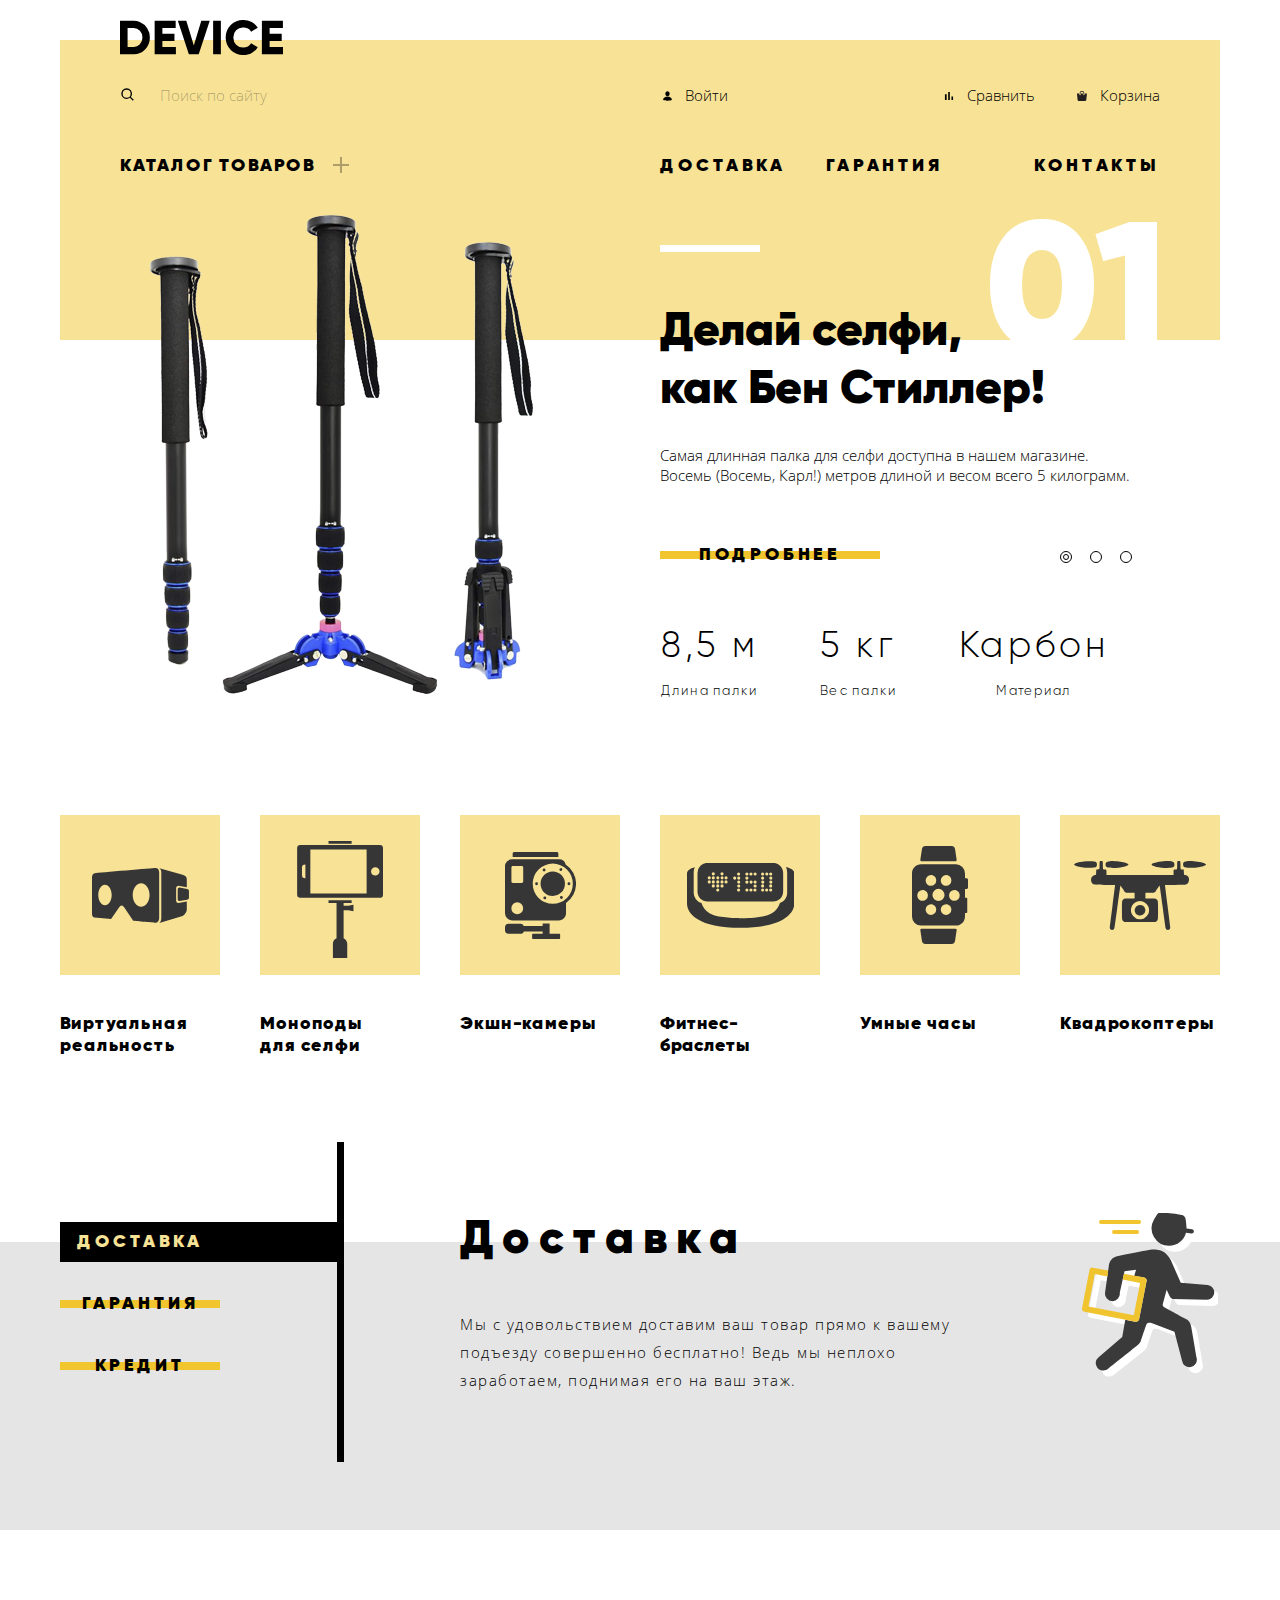
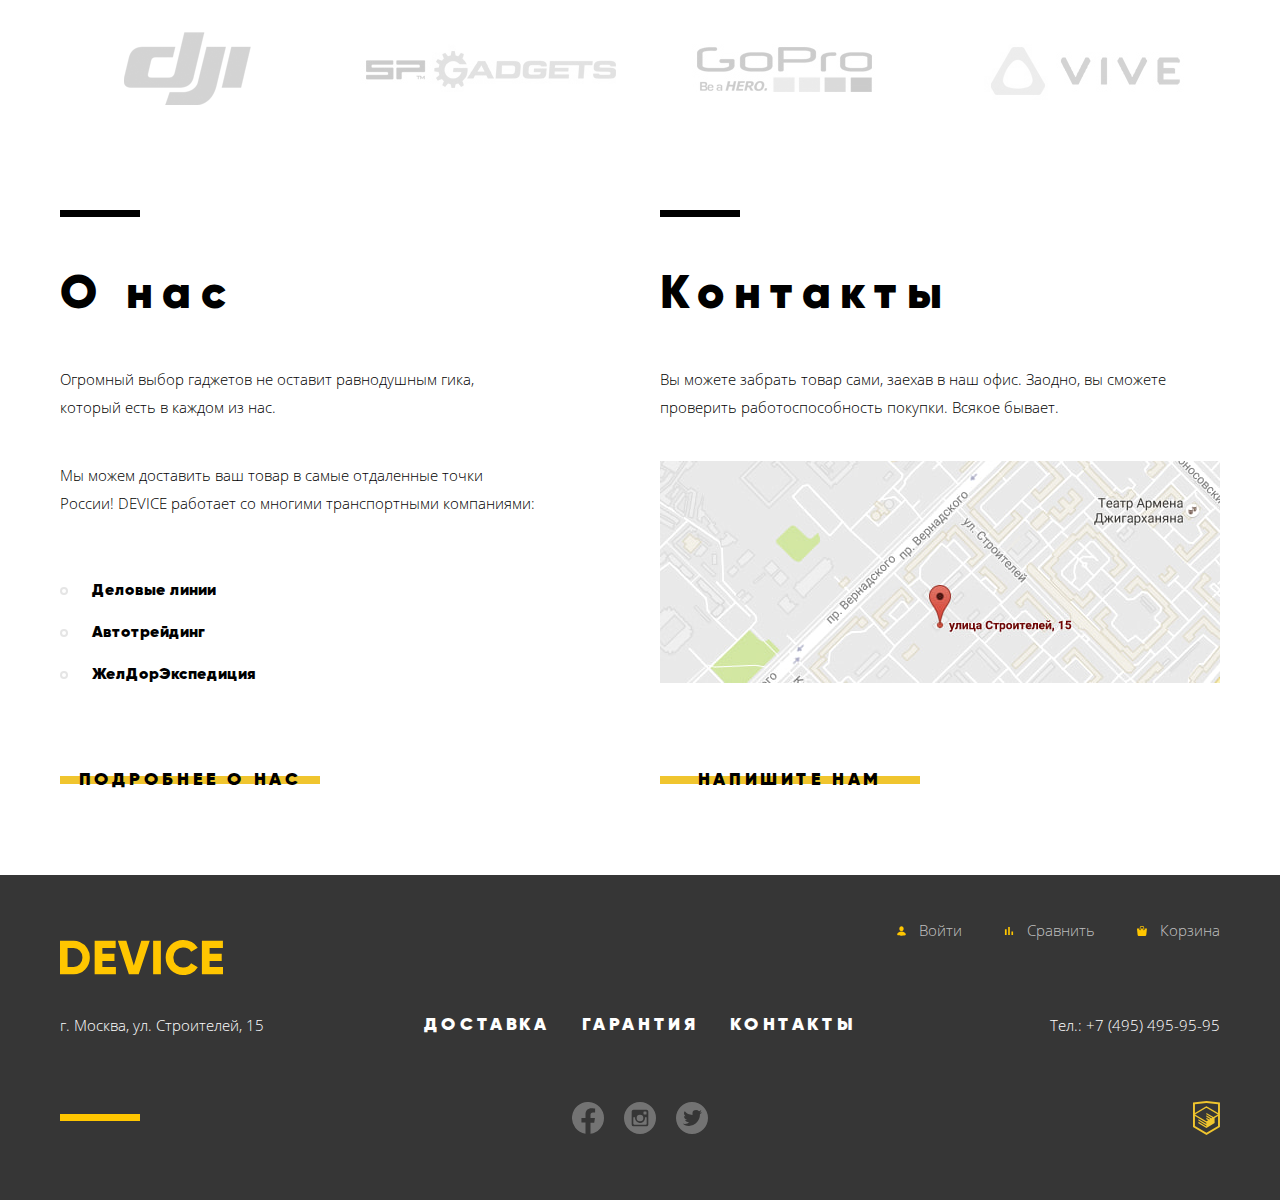
<file: index.html>
<!DOCTYPE html>
<html class="page" lang="ru">
<head>
  <meta charset="utf-8">
  <title>DEVICE: Интернет-магазин гаджетов</title>
  <link href="css/normalize.css" rel="stylesheet">
  <link href="css/style.min.css" rel="stylesheet">
</head>

<body class="page-body">

<header class="main-header main-header-index">
  <div class="container">
    <div class="header-wrapper">
      <a class="main-logo" aria-label="Логотип DEVICE">
        <svg width="163" height="35" fill="none" xmlns="http://www.w3.org/2000/svg"><g clip-path="url(#clip0)"><path fill-rule="evenodd" clip-rule="evenodd" d="M-.15.7v33.6h13.53a15.72 15.72 0 0011.72-4.82 16.46 16.46 0 004.71-11.98A16.46 16.46 0 0019.75 1.88 15.72 15.72 0 0013.38.7H-.15zm7.73 26.21V8.09h5.8a8.65 8.65 0 016.5 2.57 9.4 9.4 0 012.5 6.84 9.4 9.4 0 01-2.5 6.84 8.64 8.64 0 01-6.5 2.57h-5.8zm34.8-5.95h12.08v-7.3H42.38V8.09h13.29V.7H34.65v33.6H55.9v-7.39H42.38v-5.95zM78.72 34.3L89.74.7H81.3l-7.5 24.72L66.3.7h-8.45l11.02 33.6h9.85zm14.4 0h7.74V.7h-7.73v33.6zm38.62-1.41a15.5 15.5 0 006.04-5.7l-6.67-3.83a7.48 7.48 0 01-3.16 3.02 9.87 9.87 0 01-4.67 1.1 9.6 9.6 0 01-7.17-2.73 9.91 9.91 0 01-2.69-7.25 9.93 9.93 0 012.69-7.25 9.6 9.6 0 017.17-2.74 9.9 9.9 0 014.64 1.08 7.59 7.59 0 013.2 3.05l6.66-3.84a15.87 15.87 0 00-6.09-5.69 17.42 17.42 0 00-8.4-2.08 17.12 17.12 0 00-17.6 17.47 17.12 17.12 0 0017.59 17.47c2.95.03 5.86-.69 8.46-2.08zm17.88-11.93h12.08v-7.3h-12.08V8.09h13.29V.7h-21.03v33.6h21.27v-7.39h-13.53v-5.95z" fill="#000"/></g><defs><clipPath id="clip0"><path fill="#fff" d="M0 0h163v35H0z"/></clipPath></defs></svg>
      </a>
      <div class="header-top">
        <form class="header-search" action="https://echo.htmlacademy.ru/" method="POST">
          <label class="visually-hidden" for="header-search-input">Введите запрос:</label>
          <input class="header-search-input" name="header-search-input" id="header-search-input" type="search" placeholder="Поиск по сайту">
          <button type="submit">Найти</button>
        </form>
        <div class="consumer-menu">
          <div class="user-interface user-guest user-status-current">
            <a class="consumer-menu-btn btn-user" href="#">
              <svg width="13" height="14" fill="none" xmlns="http://www.w3.org/2000/svg"><path d="M6.5 2.33c1.2 0 2.17 1.05 2.17 2.34C8.67 5.96 7.7 7 6.5 7S4.33 5.96 4.33 4.67c0-1.3.97-2.34 2.17-2.34zm0 9.34s4.33 0 4.33-1.17c0-1.4-2.1-2.92-4.33-2.92-2.22 0-4.33 1.52-4.33 2.92 0 1.17 4.33 1.17 4.33 1.17z" fill="#000"/></svg>
              Войти
            </a>
          </div>
          <div class="user-interface user-authorised">
            <a class="consumer-menu-btn btn-user" href="#">
              <svg width="13" height="14" fill="none" xmlns="http://www.w3.org/2000/svg"><path d="M6.5 2.33c1.2 0 2.17 1.05 2.17 2.34C8.67 5.96 7.7 7 6.5 7S4.33 5.96 4.33 4.67c0-1.3.97-2.34 2.17-2.34zm0 9.34s4.33 0 4.33-1.17c0-1.4-2.1-2.92-4.33-2.92-2.22 0-4.33 1.52-4.33 2.92 0 1.17 4.33 1.17 4.33 1.17z" fill="#000"/></svg>
              Валентин Петухов
            </a>
            <a class="consumer-menu-btn btn-logout" href="#">Выйти</a>
          </div>
          <a class="consumer-menu-btn btn-compare" href="#">
            <svg width="14" height="14" fill="none" xmlns="http://www.w3.org/2000/svg"><path d="M2.92 5.37h1.75v5.71H2.92V5.37zm3.26-2.45h1.64v8.16H6.18V2.92zm3.27 4.66h1.63v3.5H9.45v-3.5z" fill="#000"/></svg>
            Сравнить
          </a>
          <a class="consumer-menu-btn btn-cart" href="#">
            <svg width="10" height="10" fill="none" xmlns="http://www.w3.org/2000/svg"><g clip-path="url(#clip1)" fill="#231F20"><path d="M9.86 2.52a.36.36 0 00-.27-.13H7.66v1.03c0 .47-.4.85-.9.85s-.9-.38-.9-.85V2.39h-1.8v1.03c0 .47-.41.85-.9.85-.5 0-.9-.38-.9-.85V2.39H.31c-.1 0-.2.05-.27.13a.4.4 0 00-.1.3l.66 5.96c0 .68.53 1.22 1.17 1.22h6.35c.64 0 1.16-.54 1.17-1.22l.65-5.96a.4.4 0 00-.09-.3z"/><path d="M3.15 3.76c.2 0 .36-.15.36-.34V1.54c0-.53.56-.86 1.08-.86h.9c.55 0 .9.34.9.86v1.88c0 .19.17.34.37.34.2 0 .36-.15.36-.34V1.54C7.12.64 6.44 0 5.5 0h-.9c-1 0-1.8.69-1.8 1.54v1.88c0 .19.15.34.35.34z"/></g><defs><clipPath id="clip1"><path fill="#fff" d="M0 0h10v10H0z"/></clipPath></defs></svg>
            Корзина
          </a>
        </div>
      </div>

      <nav class="main-navigation">
        <ul class="main-navigation-list">
          <li class="main-navigation-item">
            <a class="main-navigation-btn-catalog" href="catalog.html">Каталог товаров</a>
            <ul class="main-navigation-sublist">
              <li class="main-navigation-subitem main-navigation-subitem-col1"><a href="#">Виртуальная реальность</a></li>
              <li class="main-navigation-subitem main-navigation-subitem-col1"><a href="#">Моноподы для селфи</a></li>
              <li class="main-navigation-subitem main-navigation-subitem-col1"><a href="#">Экшн-камеры</a></li>
              <li class="main-navigation-subitem main-navigation-subitem-col2"><a href="#">Фитнес-браслеты</a></li>
              <li class="main-navigation-subitem main-navigation-subitem-col2"><a href="#">Умные часы</a></li>
              <li class="main-navigation-subitem main-navigation-subitem-col3"><a href="#">Квадрокоптер</a></li>
            </ul>
          </li>
          <li class="main-navigation-item"><a href="#">Доставка</a></li>
          <li class="main-navigation-item"><a href="#">Гарантия</a></li>
          <li class="main-navigation-item"><a href="#">Контакты</a></li>
        </ul>
      </nav>
    </div>

    <section class="promo-slider">
      <h2 class="visually-hidden">Популярные товары</h2>
      <ul class="promo-slider-list">
        <li class="promo-slider-item promo-slide promo-slide1 promo-slide-current">
          <h3>Делай селфи,<br>как Бен Стиллер!</h3>
          <img src="img/promo-slider-1.png" width="384" height="486" alt="Самая длинная палка для селфи (8 метров)">
          <p>
            Самая длинная палка для селфи доступна в нашем магазине.<br>
            Восемь (Восемь, Карл!) метров длиной и весом всего 5 килограмм.
          </p>
            <a href="#" class="btn btn-slider">подробнее</a>
          <table>
            <tr>
              <td>8,5 м</td>
              <td>5 кг</td>
              <td>Карбон</td>
            </tr>
            <tr>
              <th>Длина палки</th>
              <th>Вес палки</th>
              <th>Материал</th>
            </tr>
          </table>
        </li>
        <li class="promo-slider-item promo-slide promo-slide2">
          <h3>Худеем<br>правильно!</h3>
          <img src="img/promo-slider-2.png" width="345" height="483" alt="Мотивирующий фитнес-браслет">
          <p>
            Мотивирующие фитнес-браслеты помогут найти в себе силы<br>
            не пропускать занятия и соблюдать диету.
          </p>
          <a href="#" class="btn btn-slider">подробнее</a>
          <table>
            <tr>
              <td>48 часов</td>
            </tr>
            <tr>
              <th>Без подзарядки</th>
            </tr>
          </table>
        </li>
        <li class="promo-slider-item promo-slide promo-slide3">
          <h3>Порхает как бабочка, жалит как пчела!</h3>
          <img src="img/promo-slider-3.png" width="526" height="334" alt="квадрокоптер с мощным лазером">
          <p>
            Этот обычный, на первый взгляд, квадрокоптер оснащен<br>
            мощным лазером, замаскированным под стандартную камеру.
          </p>
          <a href="#" class="btn btn-slider">подробнее</a>
          <table>
            <tr>
              <td>800 м</td>
              <td>50 м</td>
            </tr>
            <tr>
              <th>Дальность полета</th>
              <th>Радиус поражения</th>
            </tr>
          </table>
        </li>
      </ul>
      <div class="promo-slider-controls">
        <button class="btn-current" type="button" aria-label="Первый слайд" disabled></button>
        <button type="button" aria-label="Второй слайд"></button>
        <button type="button" aria-label="Третий слайд"></button>
      </div>
    </section>
  </div>
</header>

<main>

  <h1 class="visually-hidden">Интернет-магазин гаджетов DEVICE</h1>

  <section class="popular">
    <div class="container">
      <h2 class="visually-hidden">Популярные категории товаров</h2>
      <ul>
        <li>
          <a class="item-group-virtual-reality" href="#">Виртуальная реальность</a>
        </li>
        <li>
          <a class="item-group-selfie-sticks" href="#">Моноподы<br>для селфи</a>
        </li>
        <li>
          <a class="item-group-action-cams" href="#">Экшн-камеры</a>
        </li>
        <li>
          <a class="item-group-fitness-bracelets" href="#">Фитнес-браслеты</a>
        </li>
        <li>
          <a class="item-group-smart-watch" href="#">Умные часы</a>
        </li>
        <li>
          <a class="item-group-quadrocopters" href="#">Квадрокоптеры</a>
        </li>
      </ul>
    </div>
  </section>

  <section class="services-slider">
    <div class="container">
      <h2 class="visually-hidden">Услуги</h2>
      <div class="services-slider-wrapper">
        <ul class="services-slider-controls">
          <li><button class="btn" type="button" disabled>Доставка</button></li>
          <li><button class="btn" type="button">Гарантия</button></li>
          <li><button class="btn" type="button">Кредит</button></li>
        </ul>
        <ul class="services-slider-list">
          <li class="services-slider-item services-slide services-slide1 services-slide-current">
            <h3>Доставка</h3>
            <p>
              Мы с удовольствием доставим ваш товар прямо к вашему<br>
              подъезду совершенно бесплатно! Ведь мы неплохо<br>
              заработаем, поднимая его на ваш этаж.
            </p>
          </li>
          <li class="services-slider-item services-slide services-slide2">
            <h3>Гарантия</h3>
            <p>
              Если из-за возгорания купленного у нас товара у вас сгорит дом —<br>
              не переживайте, мы выдадим вам новый.<br>
              Товар, не дом, конечно же.
            </p>
          </li>
          <li class="services-slider-item services-slide services-slide3">
            <h3>Кредит</h3>
            <p>
              Залезть в долговую яму стало проще! Кредитные консультанты<br>
              подберут для вас наиболее выгодные<br>
              условия кредита. Выгодные для нашего банка, разумеется.
            </p>
          </li>
        </ul>
      </div>
    </div>
  </section>

  <section class="brands">
    <div class="container">
      <h2 class="visually-hidden">Популярные производители</h2>
      <ul class="brands-list">
        <li class="brands-list-item">
          <a class="brand-link" href="#" aria-label="DGI">
            <img src="img/brand-logo-dgi.png" width="260" height="100" alt="DGI">
          </a>
        </li>
        <li class="brands-list-item">
          <a class="brand-link" href="#" aria-label="SP Gadjets">
            <img src="img/brand-logo-sp-gadjets.png" width="260" height="100" alt="SP Gadjets">
          </a>
        </li>
        <li class="brands-list-item">
          <a class="brand-link" href="#" aria-label="GoPro">
            <img src="img/brand-logo-go-pro.png" width="260" height="100" alt="GoPro">
          </a>
        </li>
        <li class="brands-list-item" aria-label="Vive">
          <a class="brand-link" href="#">
            <img src="img/brand-logo-vive.png" width="260" height="100" alt="Vive">
          </a>
        </li>
      </ul>
    </div>
  </section>

  <div class="two-columns">
    <div class="container">
      <section class="features column-of-two">
        <h2>О нас</h2>
        <p>Огромный выбор гаджетов не оставит равнодушным гика, который есть в каждом из нас.</p>
        <p>Мы можем доставить ваш товар в самые отдаленные точки России! DEVICE работает со многими транспортными компаниями:</p>
        <ul>
          <li>Деловые линии</li>
          <li>Автотрейдинг</li>
          <li>ЖелДорЭкспедиция</li>
        </ul>
        <a class="btn" href="#">Подробнее о нас</a>
      </section>

      <section class="contacts column-of-two">
        <h2>Контакты</h2>
        <p>Вы можете забрать товар сами, заехав в наш офис. Заодно, вы сможете проверить работоспособность покупки. Всякое бывает.</p>
        <a class="map-link" href="#">
          <img src="img/map-thumb.jpg" width="560" height="222" alt="Офис интернет-магазина DEVICE по адресу г. Москва, ул. Строителей, 15">
        </a>
        <a class="btn feedback-link" href="#">Напишите нам</a>
      </section>
    </div>
  </div>

</main>

<footer class="main-footer">
  <div class="container">
    <div class="footer-top">
      <a class="footer-logo" aria-label="Логотип DEVICE">
        <svg width="163" height="35" fill="none" xmlns="http://www.w3.org/2000/svg"><g clip-path="url(#clip2)"><path fill-rule="evenodd" clip-rule="evenodd" d="M-.15.7v33.6h13.53a15.72 15.72 0 0011.72-4.82 16.46 16.46 0 004.71-11.98A16.46 16.46 0 0019.75 1.88 15.72 15.72 0 0013.38.7H-.15zm7.73 26.21V8.09h5.8a8.65 8.65 0 016.5 2.57 9.4 9.4 0 012.5 6.84 9.4 9.4 0 01-2.5 6.84 8.64 8.64 0 01-6.5 2.57h-5.8zm34.8-5.95h12.08v-7.3H42.38V8.09h13.29V.7H34.65v33.6H55.9v-7.39H42.38v-5.95zM78.72 34.3L89.74.7H81.3l-7.5 24.72L66.3.7h-8.45l11.02 33.6h9.85zm14.4 0h7.74V.7h-7.73v33.6zm38.62-1.41a15.5 15.5 0 006.04-5.7l-6.67-3.83a7.48 7.48 0 01-3.16 3.02 9.87 9.87 0 01-4.67 1.1 9.6 9.6 0 01-7.17-2.73 9.91 9.91 0 01-2.69-7.25 9.93 9.93 0 012.69-7.25 9.6 9.6 0 017.17-2.74 9.9 9.9 0 014.64 1.08 7.59 7.59 0 013.2 3.05l6.66-3.84a15.87 15.87 0 00-6.09-5.69 17.42 17.42 0 00-8.4-2.08 17.12 17.12 0 00-17.6 17.47 17.12 17.12 0 0017.59 17.47c2.95.03 5.86-.69 8.46-2.08zm17.88-11.93h12.08v-7.3h-12.08V8.09h13.29V.7h-21.03v33.6h21.27v-7.39h-13.53v-5.95z" fill="#F0C52E"/></g><defs><clipPath id="clip2"><path fill="#fff" d="M0 0h163v35H0z"/></clipPath></defs></svg>
      </a>

      <div class="consumer-menu">
        <div class="user-interface user-guest user-status-current">
          <a class="consumer-menu-btn btn-user" href="#">
            <svg width="13" height="14" fill="none" xmlns="http://www.w3.org/2000/svg"><path d="M6.5 2.33c1.2 0 2.17 1.05 2.17 2.34C8.67 5.96 7.7 7 6.5 7S4.33 5.96 4.33 4.67c0-1.3.97-2.34 2.17-2.34zm0 9.34s4.33 0 4.33-1.17c0-1.4-2.1-2.92-4.33-2.92-2.22 0-4.33 1.52-4.33 2.92 0 1.17 4.33 1.17 4.33 1.17z" fill="#000"/></svg>
            Войти
          </a>
        </div>
        <div class="user-interface user-authorised">
          <a class="consumer-menu-btn consumer-menu-btn-footer btn-user" href="#">
            <svg width="13" height="14" fill="none" xmlns="http://www.w3.org/2000/svg"><path d="M6.5 2.33c1.2 0 2.17 1.05 2.17 2.34C8.67 5.96 7.7 7 6.5 7S4.33 5.96 4.33 4.67c0-1.3.97-2.34 2.17-2.34zm0 9.34s4.33 0 4.33-1.17c0-1.4-2.1-2.92-4.33-2.92-2.22 0-4.33 1.52-4.33 2.92 0 1.17 4.33 1.17 4.33 1.17z" fill="#000"/></svg>
            Валентин Петухов
          </a>
          <a class="consumer-menu-btn consumer-menu-btn-footer btn-logout" href="#">Выйти</a>
        </div>
        <a class="consumer-menu-btn consumer-menu-btn-footer btn-compare" href="#">
          <svg width="14" height="14" fill="none" xmlns="http://www.w3.org/2000/svg"><path d="M2.92 5.37h1.75v5.71H2.92V5.37zm3.26-2.45h1.64v8.16H6.18V2.92zm3.27 4.66h1.63v3.5H9.45v-3.5z" fill="#000"/></svg>
          Сравнить
        </a>
        <a class="consumer-menu-btn consumer-menu-btn-footer btn-cart" href="#">
          <svg width="10" height="10" fill="none" xmlns="http://www.w3.org/2000/svg"><g clip-path="url(#clip3)" fill="#231F20"><path d="M9.86 2.52a.36.36 0 00-.27-.13H7.66v1.03c0 .47-.4.85-.9.85s-.9-.38-.9-.85V2.39h-1.8v1.03c0 .47-.41.85-.9.85-.5 0-.9-.38-.9-.85V2.39H.31c-.1 0-.2.05-.27.13a.4.4 0 00-.1.3l.66 5.96c0 .68.53 1.22 1.17 1.22h6.35c.64 0 1.16-.54 1.17-1.22l.65-5.96a.4.4 0 00-.09-.3z"/><path d="M3.15 3.76c.2 0 .36-.15.36-.34V1.54c0-.53.56-.86 1.08-.86h.9c.55 0 .9.34.9.86v1.88c0 .19.17.34.37.34.2 0 .36-.15.36-.34V1.54C7.12.64 6.44 0 5.5 0h-.9c-1 0-1.8.69-1.8 1.54v1.88c0 .19.15.34.35.34z"/></g><defs><clipPath id="clip3"><path fill="#fff" d="M0 0h10v10H0z"/></clipPath></defs></svg>
          Корзина
        </a>
      </div>
    </div>
    <div class="footer-bottom">
      <p class="footer-address">г. Москва, ул. Строителей, 15</p>
      <ul class="footer-menu-list">
        <li><a href="#">Доставка</a></li>
        <li><a href="#">Гарантия</a></li>
        <li><a href="#">Контакты</a></li>
      </ul>
      <p class="footer-phone">
        <a href="tel:+74954959595" aria-label="Позвонить нам">Тел.: +7 (495) 495-95-95</a>
      </p>
      <ul class="footer-menu-socials">
        <li>
          <a class="btn-socials-fb" href="#">
            <span class="visually-hidden">Facebook</span>
          </a>
        </li>
        <li>
          <a class="btn-socials-instagram" href="#">
            <span class="visually-hidden">Instagram</span>
          </a>
        </li>
        <li>
          <a class="btn-socials-tw" href="#">
            <span class="visually-hidden">twitter</span>
          </a>
        </li>
      </ul>
      <div class="footer-developer">
        <a href="https://htmlacademy.ru/intensive/htmlcss">
          <span class="visually-hidden">HTML Academy</span>
        </a>
      </div>
    </div>
  </div>
</footer>

<div class="modal modal-map">
  <img src="img/map-bg.jpg" width="960" height="559" alt="Офис интернет-магазина DEVICE по адресу г. Москва, ул. Строителей, 15">
  <iframe src="https://www.google.com/maps/embed?pb=!1m18!1m12!1m3!1d2249.112374947364!2d37.5274293160444!3d55.68703400452986!2m3!1f0!2f0!3f0!3m2!1i1024!2i768!4f13.1!3m3!1m2!1s0x46b54cf65f5c8955%3A0x694710ccd55501e!2z0YPQuy4g0KHRgtGA0L7QuNGC0LXQu9C10LksIDE1LCDQnNC-0YHQutCy0LAsIDExOTMxMQ!5e0!3m2!1sru!2sru!4v1593286310405!5m2!1sru!2sru" width="960" height="559" allowfullscreen aria-hidden="true"></iframe>
  <button class="modal-btn-close" type="button" aria-label="Закрыть окно"></button>
</div>

<div class="modal modal-feedback">
  <form class="modal-feedback-form" action="https://echo.htmlacademy.ru/" method="POST">
    <label>
      Ваше имя:
      <input class="modal-feedback-name" type="text" name="modal-feedback-name" placeholder="Имя Фамилия">
    </label>
    <label>
      Ваш e-mail:
      <input class="modal-feedback-email" type="text" name="modal-feedback-email" placeholder="email@example.com">
    </label>
    <label>
      Текст письма:
      <textarea class="modal-feedback-message" name="modal-feedback-message" placeholder="В свободной форме"></textarea>
    </label>
    <button class="btn" type="submit">Отправить</button>
  </form>
  <button class="modal-btn-close" type="button" aria-label="Закрыть окно"></button>
</div>

<script src="js/script.min.js"></script>

</body>
</html>
</file>
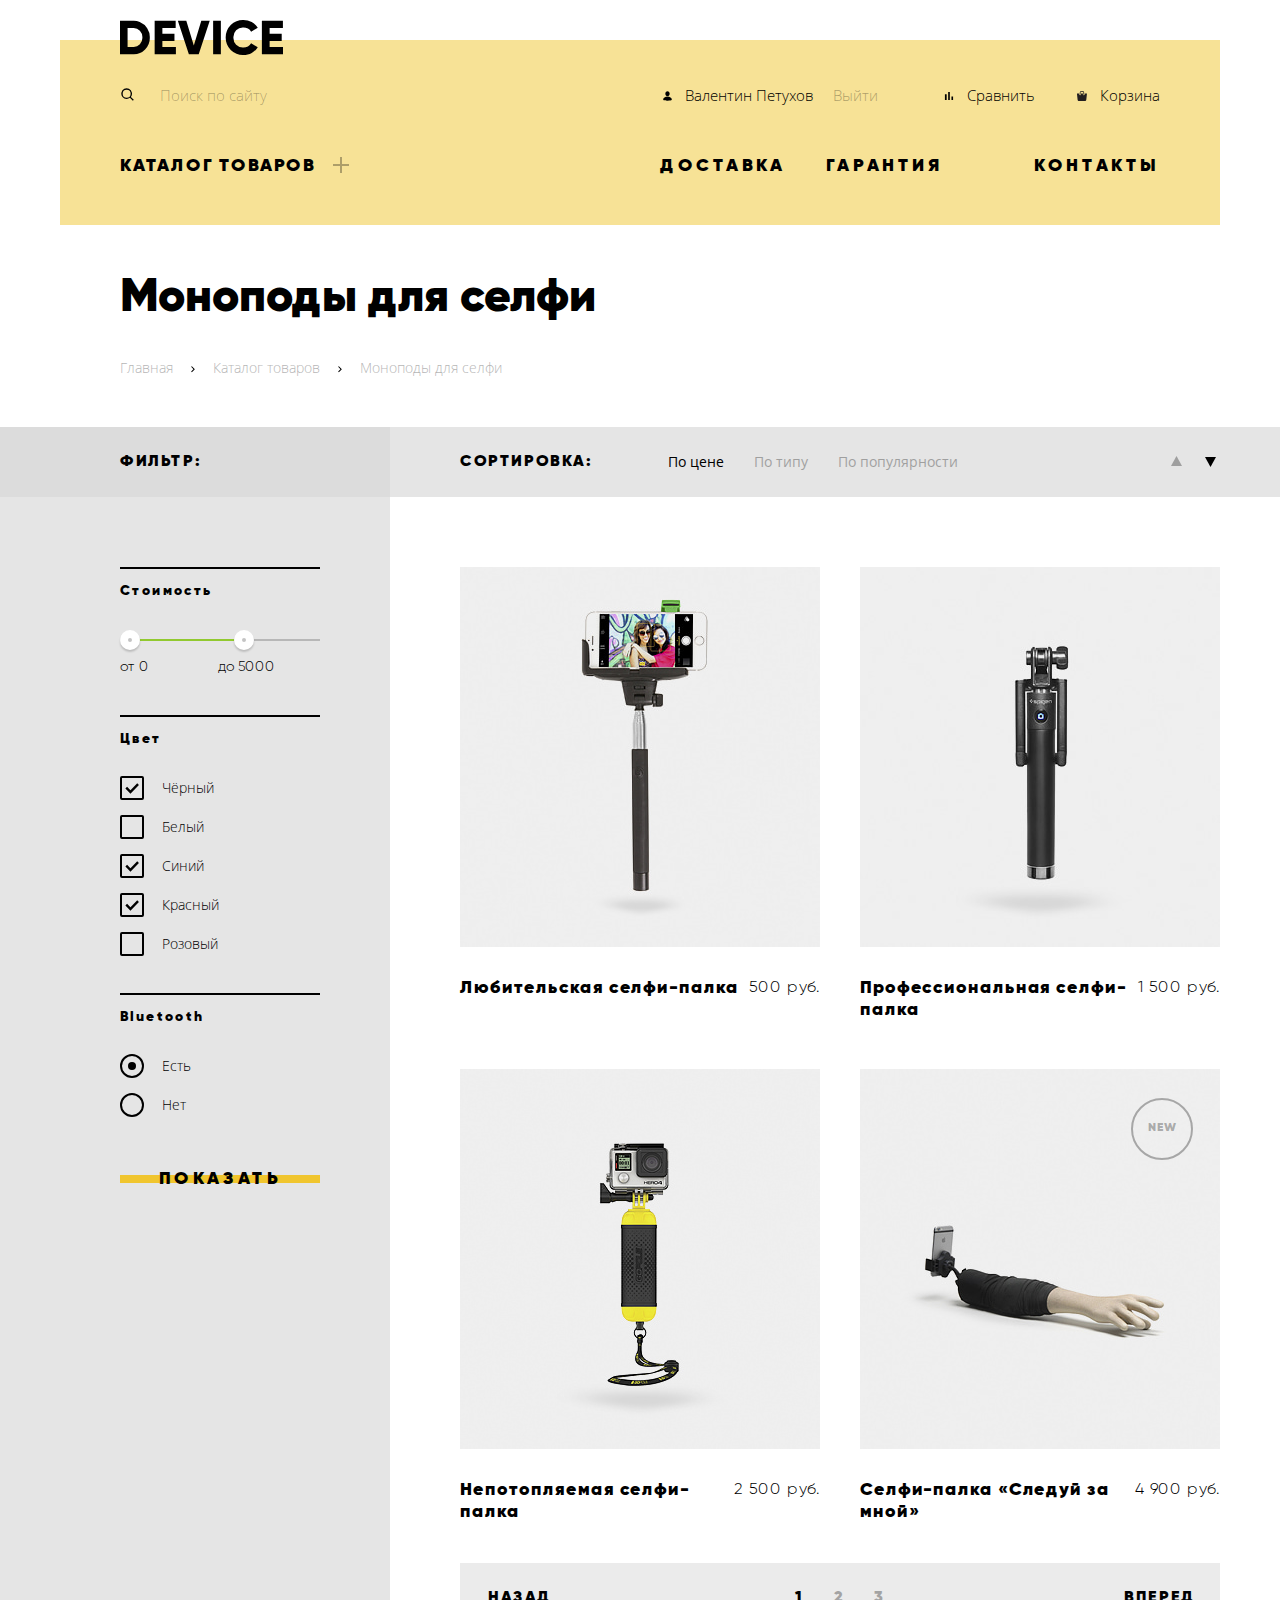
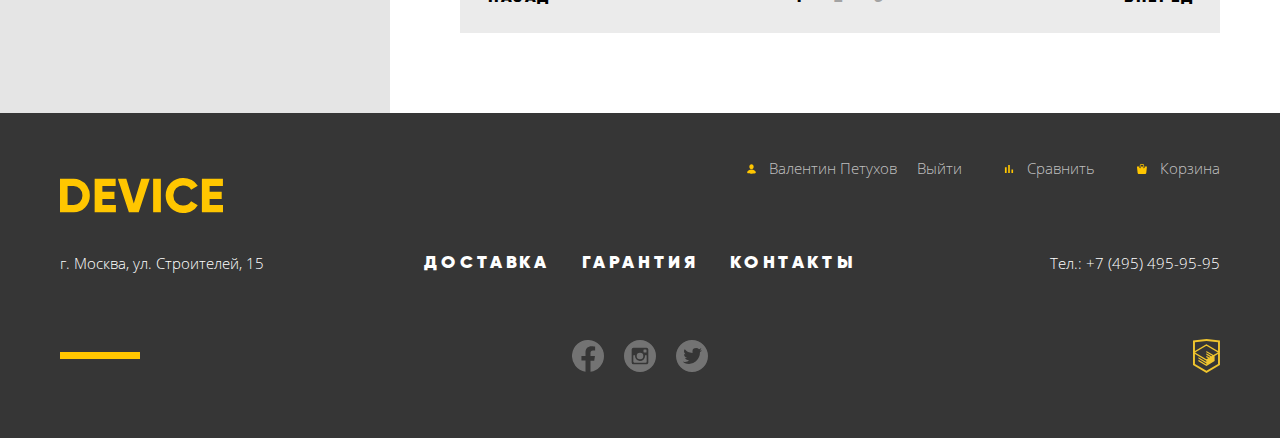
<file: catalog.html>
<!DOCTYPE html>
<html class="page" lang="ru">
<head>
  <meta charset="utf-8">
  <title>Каталог товаров: Моноподы для селфи | DEVICE: Интернет-магазин гаджетов</title>
  <link href="css/normalize.css" rel="stylesheet">
  <link href="css/style.min.css" rel="stylesheet">
</head>

<body class="page-body">

<header class="main-header">
  <div class="container">
    <div class="header-wrapper">
      <a class="main-logo" href="index.html" aria-label="Логотип DEVICE">
        <svg width="163" height="35" fill="none" xmlns="http://www.w3.org/2000/svg"><g clip-path="url(#clip0)"><path fill-rule="evenodd" clip-rule="evenodd" d="M-.15.7v33.6h13.53a15.72 15.72 0 0011.72-4.82 16.46 16.46 0 004.71-11.98A16.46 16.46 0 0019.75 1.88 15.72 15.72 0 0013.38.7H-.15zm7.73 26.21V8.09h5.8a8.65 8.65 0 016.5 2.57 9.4 9.4 0 012.5 6.84 9.4 9.4 0 01-2.5 6.84 8.64 8.64 0 01-6.5 2.57h-5.8zm34.8-5.95h12.08v-7.3H42.38V8.09h13.29V.7H34.65v33.6H55.9v-7.39H42.38v-5.95zM78.72 34.3L89.74.7H81.3l-7.5 24.72L66.3.7h-8.45l11.02 33.6h9.85zm14.4 0h7.74V.7h-7.73v33.6zm38.62-1.41a15.5 15.5 0 006.04-5.7l-6.67-3.83a7.48 7.48 0 01-3.16 3.02 9.87 9.87 0 01-4.67 1.1 9.6 9.6 0 01-7.17-2.73 9.91 9.91 0 01-2.69-7.25 9.93 9.93 0 012.69-7.25 9.6 9.6 0 017.17-2.74 9.9 9.9 0 014.64 1.08 7.59 7.59 0 013.2 3.05l6.66-3.84a15.87 15.87 0 00-6.09-5.69 17.42 17.42 0 00-8.4-2.08 17.12 17.12 0 00-17.6 17.47 17.12 17.12 0 0017.59 17.47c2.95.03 5.86-.69 8.46-2.08zm17.88-11.93h12.08v-7.3h-12.08V8.09h13.29V.7h-21.03v33.6h21.27v-7.39h-13.53v-5.95z" fill="#000"/></g><defs><clipPath id="clip0"><path fill="#fff" d="M0 0h163v35H0z"/></clipPath></defs></svg>
      </a>
      <div class="header-top">
        <form class="header-search" action="https://echo.htmlacademy.ru/" method="POST">
          <label class="visually-hidden" for="header-search-input">Введите запрос:</label>
          <input class="header-search-input" name="header-search-input" id="header-search-input" type="search" placeholder="Поиск по сайту">
          <button type="submit">Найти</button>
        </form>
        <div class="consumer-menu">
          <div class="user-interface user-guest">
            <a class="consumer-menu-btn btn-user" href="#">
              <svg width="13" height="14" fill="none" xmlns="http://www.w3.org/2000/svg"><path d="M6.5 2.33c1.2 0 2.17 1.05 2.17 2.34C8.67 5.96 7.7 7 6.5 7S4.33 5.96 4.33 4.67c0-1.3.97-2.34 2.17-2.34zm0 9.34s4.33 0 4.33-1.17c0-1.4-2.1-2.92-4.33-2.92-2.22 0-4.33 1.52-4.33 2.92 0 1.17 4.33 1.17 4.33 1.17z" fill="#000"/></svg>
              Войти
            </a>
          </div>
          <div class="user-interface user-authorised user-status-current">
            <a class="consumer-menu-btn btn-user" href="#">
              <svg width="13" height="14" fill="none" xmlns="http://www.w3.org/2000/svg"><path d="M6.5 2.33c1.2 0 2.17 1.05 2.17 2.34C8.67 5.96 7.7 7 6.5 7S4.33 5.96 4.33 4.67c0-1.3.97-2.34 2.17-2.34zm0 9.34s4.33 0 4.33-1.17c0-1.4-2.1-2.92-4.33-2.92-2.22 0-4.33 1.52-4.33 2.92 0 1.17 4.33 1.17 4.33 1.17z" fill="#000"/></svg>
              Валентин Петухов
            </a>
            <a class="consumer-menu-btn btn-logout" href="#">Выйти</a>
          </div>
          <a class="consumer-menu-btn btn-compare" href="#">
            <svg width="14" height="14" fill="none" xmlns="http://www.w3.org/2000/svg"><path d="M2.92 5.37h1.75v5.71H2.92V5.37zm3.26-2.45h1.64v8.16H6.18V2.92zm3.27 4.66h1.63v3.5H9.45v-3.5z" fill="#000"/></svg>
            Сравнить
          </a>
          <a class="consumer-menu-btn btn-cart" href="#">
            <svg width="10" height="10" fill="none" xmlns="http://www.w3.org/2000/svg"><g clip-path="url(#clip1)" fill="#231F20"><path d="M9.86 2.52a.36.36 0 00-.27-.13H7.66v1.03c0 .47-.4.85-.9.85s-.9-.38-.9-.85V2.39h-1.8v1.03c0 .47-.41.85-.9.85-.5 0-.9-.38-.9-.85V2.39H.31c-.1 0-.2.05-.27.13a.4.4 0 00-.1.3l.66 5.96c0 .68.53 1.22 1.17 1.22h6.35c.64 0 1.16-.54 1.17-1.22l.65-5.96a.4.4 0 00-.09-.3z"/><path d="M3.15 3.76c.2 0 .36-.15.36-.34V1.54c0-.53.56-.86 1.08-.86h.9c.55 0 .9.34.9.86v1.88c0 .19.17.34.37.34.2 0 .36-.15.36-.34V1.54C7.12.64 6.44 0 5.5 0h-.9c-1 0-1.8.69-1.8 1.54v1.88c0 .19.15.34.35.34z"/></g><defs><clipPath id="clip1"><path fill="#fff" d="M0 0h10v10H0z"/></clipPath></defs></svg>
            Корзина
          </a>
        </div>
      </div>

      <nav class="main-navigation">
        <ul class="main-navigation-list">
          <li class="main-navigation-item">
            <a class="main-navigation-btn-catalog" href="catalog.html">Каталог товаров</a>
            <ul class="main-navigation-sublist">
              <li class="main-navigation-subitem main-navigation-subitem-col1"><a href="#">Виртуальная реальность</a></li>
              <li class="main-navigation-subitem main-navigation-subitem-col1"><a href="#">Моноподы для селфи</a></li>
              <li class="main-navigation-subitem main-navigation-subitem-col1"><a href="#">Экшн-камеры</a></li>
              <li class="main-navigation-subitem main-navigation-subitem-col2"><a href="#">Фитнес-браслеты</a></li>
              <li class="main-navigation-subitem main-navigation-subitem-col2"><a href="#">Умные часы</a></li>
              <li class="main-navigation-subitem main-navigation-subitem-col3"><a href="#">Квадрокоптер</a></li>
            </ul>
          </li>
          <li class="main-navigation-item"><a href="#">Доставка</a></li>
          <li class="main-navigation-item"><a href="#">Гарантия</a></li>
          <li class="main-navigation-item"><a href="#">Контакты</a></li>
        </ul>
      </nav>
    </div>
  </div>
</header>

<main>

  <section class="page-header">
    <div class="container">
      <h1>Моноподы для селфи</h1>
      <ul class="breadcrumbs">
        <li><a href="#">Главная</a></li>
        <li><a href="#">Каталог товаров</a></li>
        <li><a>Моноподы для селфи</a></li>
      </ul>
    </div>
  </section>

  <section class="catalog">
    <div class="catalog-header">
      <div class="container">
        <h2 class="catalog-filter-header">Фильтр:</h2>
        <div class="catalog-sortbar">
          <h2>Сортировка:</h2>
          <ul class="catalog-sortbar-list-type">
            <li><a class="current" href="#">По цене</a></li>
            <li><a href="#">По типу</a></li>
            <li><a href="#">По популярности</a></li>
          </ul>
          <ul class="catalog-sortbar-list-direction">
            <li>
              <a class="ascending" href="#" aria-label="По возрастанию">
                <img src="img/icon-arrow-sort.svg" width="11" height="10" alt="По возрастанию">
              </a>
            </li>
            <li>
              <a class="decsending current" href="#" aria-label="По убыванию">
                <img src="img/icon-arrow-sort.svg" width="11" height="10" alt="По убыванию">
              </a>
            </li>
          </ul>
        </div>
      </div>
    </div>
    <div class="catalog-page">
      <div class="container">
        <form class="catalog-filter-form" action="https://echo.htmlacademy.ru/" method="post">
          <fieldset class="range-filter">
            <legend>Стоимость</legend>
            <div class="range-filter-panel">
              <div class="range-controls">
                <div class="scale">
                  <div class="bar" style="
                    width: 63.33%;
                    margin-left: 0%
                  "></div>
                  <div class="pin pin-min" tabindex="0" aria-label="Установить минимальную цену" style="
                    left: calc(0% - 10px)
                  "></div>
                  <div class="pin pin-max" tabindex="0" aria-label="Установить максимальную цену" style="
                    left: calc(63.33% - 10px)
                  "></div>
                </div>
              </div>
              <label for="min-price">от</label>
              <input type="text" name="min-price" id="min-price" value="0" pattern="[0-9]{1,}">
              <label for="max-price">до</label>
              <input type="text" name="max-price" id="max-price" value="5000" pattern="[0-9]{1,}">
            </div>
          </fieldset>
          <fieldset class="color-filter">
            <legend>Цвет</legend>
            <ul class="color-filter-list">
              <li class="color-filter-item">
                <input class="color-filter-checkbox visually-hidden" type="checkbox" name="color-black" id="color-black" checked>
                <label for="color-black">Чёрный</label>
              </li>
              <li class="color-filter-item">
                <input class="color-filter-checkbox visually-hidden" type="checkbox" name="color-white" id="color-white">
                <label for="color-white">Белый</label>
              </li>
              <li class="color-filter-item">
                <input class="color-filter-checkbox visually-hidden" type="checkbox" name="color-blue" id="color-blue" checked>
                <label for="color-blue">Синий</label>
              </li>
              <li class="color-filter-item">
                <input class="color-filter-checkbox visually-hidden" type="checkbox" name="color-red" id="color-red" checked>
                <label for="color-red">Красный</label>
              </li>
              <li class="color-filter-item">
                <input class="color-filter-checkbox visually-hidden" type="checkbox" name="color-pink" id="color-pink">
                <label for="color-pink">Розовый</label>
              </li>
            </ul>
          </fieldset>
          <fieldset class="bluetooth-filter">
            <legend>Bluetooth</legend>
            <ul class="bluetooth-filter-list">
              <li class="bluetooth-filter-item">
                <input class="bluetooth-filter-radio visually-hidden" type="radio" name="bluetooth" id="bluetooth-yes" value="yes" checked>
                <label for="bluetooth-yes">Есть</label>
              </li>
              <li class="bluetooth-filter-item">
                <input class="bluetooth-filter-radio visually-hidden" type="radio" name="bluetooth" id="bluetooth-no" value="no">
                <label for="bluetooth-no">Нет</label>
              </li>
            </ul>
          </fieldset>
            <button class="btn" type="submit">показать</button>
        </form>
        <div class="catalog-list">
          <article class="product-card">
            <div class="product-card-data">
              <h3><a href="#">Любительская селфи-палка</a></h3>
              <p>500 руб.</p>
            </div>
            <img src="img/product-selfie-stick-amateur.jpg" width="360" height="380" alt="Любительская селфи-палка">
            <div class="product-card-action">
              <a href="#" class="btn add-to-cart">В корзину</a>
              <a href="#" class="add-to-compare">Добавить к сравнению</a>
            </div>
          </article>
          <article class="product-card">
            <div class="product-card-data">
              <h3><a href="#">Профессиональная селфи-палка</a></h3>
              <p>1 500 руб.</p>
            </div>
            <img src="img/product-selfie-stick-pro.jpg" width="360" height="380" alt="Профессиональная селфи-палка">
            <div class="product-card-action">
              <a href="#" class="btn add-to-cart">В корзину</a>
              <a href="#" class="add-to-compare">Добавить к сравнению</a>
            </div>
          </article>
          <article class="product-card">
            <div class="product-card-data">
              <h3><a href="#">Непотопляемая селфи-палка</a></h3>
              <p>2 500 руб.</p>
            </div>
            <img src="img/product-selfie-stick-unsinkable.jpg" width="360" height="380" alt="Непотопляемая селфи-палка">
            <div class="product-card-action">
              <a href="#" class="btn add-to-cart">В корзину</a>
              <a href="#" class="add-to-compare">Добавить к сравнению</a>
            </div>
          </article>
          <article class="product-card mark-new">
            <div class="product-card-data">
              <h3><a href="#">Селфи-палка «Следуй за мной»</a></h3>
              <p>4 900 руб.</p>
            </div>
            <img src="img/product-selfie-stick-follow-me.jpg" width="360" height="380" alt="Селфи-палка «Следуй за мной»">
            <div class="product-card-action">
              <a href="#" class="btn add-to-cart">В корзину</a>
              <a href="#" class="add-to-compare">Добавить к сравнению</a>
            </div>
          </article>
        </div>
        <div class="catalog-pagination">
          <a class="page-preview" href="#">Назад</a>
            <ul class="catalog-pagination-list">
              <li><a class="current" href="#" aria-label="Страница 1">1</a></li>
              <li><a href="#" aria-label="Страница 2">2</a></li>
              <li><a href="#" aria-label="Страница 3">3</a></li>
            </ul>
          <a class="page-next" href="#">Вперед</a>
        </div>
      </div>
    </div>
  </section>

</main>

<footer class="main-footer">
  <div class="container">
    <div class="footer-top">
      <a class="footer-logo" href="index.html" aria-label="Логотип DEVICE">
        <svg width="163" height="35" fill="none" xmlns="http://www.w3.org/2000/svg"><g clip-path="url(#clip2)"><path fill-rule="evenodd" clip-rule="evenodd" d="M-.15.7v33.6h13.53a15.72 15.72 0 0011.72-4.82 16.46 16.46 0 004.71-11.98A16.46 16.46 0 0019.75 1.88 15.72 15.72 0 0013.38.7H-.15zm7.73 26.21V8.09h5.8a8.65 8.65 0 016.5 2.57 9.4 9.4 0 012.5 6.84 9.4 9.4 0 01-2.5 6.84 8.64 8.64 0 01-6.5 2.57h-5.8zm34.8-5.95h12.08v-7.3H42.38V8.09h13.29V.7H34.65v33.6H55.9v-7.39H42.38v-5.95zM78.72 34.3L89.74.7H81.3l-7.5 24.72L66.3.7h-8.45l11.02 33.6h9.85zm14.4 0h7.74V.7h-7.73v33.6zm38.62-1.41a15.5 15.5 0 006.04-5.7l-6.67-3.83a7.48 7.48 0 01-3.16 3.02 9.87 9.87 0 01-4.67 1.1 9.6 9.6 0 01-7.17-2.73 9.91 9.91 0 01-2.69-7.25 9.93 9.93 0 012.69-7.25 9.6 9.6 0 017.17-2.74 9.9 9.9 0 014.64 1.08 7.59 7.59 0 013.2 3.05l6.66-3.84a15.87 15.87 0 00-6.09-5.69 17.42 17.42 0 00-8.4-2.08 17.12 17.12 0 00-17.6 17.47 17.12 17.12 0 0017.59 17.47c2.95.03 5.86-.69 8.46-2.08zm17.88-11.93h12.08v-7.3h-12.08V8.09h13.29V.7h-21.03v33.6h21.27v-7.39h-13.53v-5.95z" fill="#F0C52E"/></g><defs><clipPath id="clip2"><path fill="#fff" d="M0 0h163v35H0z"/></clipPath></defs></svg>
      </a>

      <div class="consumer-menu">
        <div class="user-interface user-guest">
          <a class="consumer-menu-btn btn-user" href="#">
            <svg width="13" height="14" fill="none" xmlns="http://www.w3.org/2000/svg"><path d="M6.5 2.33c1.2 0 2.17 1.05 2.17 2.34C8.67 5.96 7.7 7 6.5 7S4.33 5.96 4.33 4.67c0-1.3.97-2.34 2.17-2.34zm0 9.34s4.33 0 4.33-1.17c0-1.4-2.1-2.92-4.33-2.92-2.22 0-4.33 1.52-4.33 2.92 0 1.17 4.33 1.17 4.33 1.17z" fill="#000"/></svg>
            Войти
          </a>
        </div>
        <div class="user-interface user-authorised user-status-current">
          <a class="consumer-menu-btn consumer-menu-btn-footer btn-user" href="#">
            <svg width="13" height="14" fill="none" xmlns="http://www.w3.org/2000/svg"><path d="M6.5 2.33c1.2 0 2.17 1.05 2.17 2.34C8.67 5.96 7.7 7 6.5 7S4.33 5.96 4.33 4.67c0-1.3.97-2.34 2.17-2.34zm0 9.34s4.33 0 4.33-1.17c0-1.4-2.1-2.92-4.33-2.92-2.22 0-4.33 1.52-4.33 2.92 0 1.17 4.33 1.17 4.33 1.17z" fill="#000"/></svg>
            Валентин Петухов
          </a>
          <a class="consumer-menu-btn consumer-menu-btn-footer btn-logout" href="#">Выйти</a>
        </div>
        <a class="consumer-menu-btn consumer-menu-btn-footer btn-compare" href="#">
          <svg width="14" height="14" fill="none" xmlns="http://www.w3.org/2000/svg"><path d="M2.92 5.37h1.75v5.71H2.92V5.37zm3.26-2.45h1.64v8.16H6.18V2.92zm3.27 4.66h1.63v3.5H9.45v-3.5z" fill="#000"/></svg>
          Сравнить
        </a>
        <a class="consumer-menu-btn consumer-menu-btn-footer btn-cart" href="#">
          <svg width="10" height="10" fill="none" xmlns="http://www.w3.org/2000/svg"><g clip-path="url(#clip3)" fill="#231F20"><path d="M9.86 2.52a.36.36 0 00-.27-.13H7.66v1.03c0 .47-.4.85-.9.85s-.9-.38-.9-.85V2.39h-1.8v1.03c0 .47-.41.85-.9.85-.5 0-.9-.38-.9-.85V2.39H.31c-.1 0-.2.05-.27.13a.4.4 0 00-.1.3l.66 5.96c0 .68.53 1.22 1.17 1.22h6.35c.64 0 1.16-.54 1.17-1.22l.65-5.96a.4.4 0 00-.09-.3z"/><path d="M3.15 3.76c.2 0 .36-.15.36-.34V1.54c0-.53.56-.86 1.08-.86h.9c.55 0 .9.34.9.86v1.88c0 .19.17.34.37.34.2 0 .36-.15.36-.34V1.54C7.12.64 6.44 0 5.5 0h-.9c-1 0-1.8.69-1.8 1.54v1.88c0 .19.15.34.35.34z"/></g><defs><clipPath id="clip3"><path fill="#fff" d="M0 0h10v10H0z"/></clipPath></defs></svg>
          Корзина
        </a>
      </div>
    </div>
    <div class="footer-bottom">
      <p class="footer-address">г. Москва, ул. Строителей, 15</p>
      <ul class="footer-menu-list">
        <li><a href="#">Доставка</a></li>
        <li><a href="#">Гарантия</a></li>
        <li><a href="#">Контакты</a></li>
      </ul>
      <p class="footer-phone">
        <a href="tel:+74954959595" aria-label="Позвонить нам">Тел.: +7 (495) 495-95-95</a>
      </p>
      <ul class="footer-menu-socials">
        <li>
          <a class="btn-socials-fb" href="#">
            <span class="visually-hidden">Facebook</span>
          </a>
        </li>
        <li>
          <a class="btn-socials-instagram" href="#">
            <span class="visually-hidden">Instagram</span>
          </a>
        </li>
        <li>
          <a class="btn-socials-tw" href="#">
            <span class="visually-hidden">twitter</span>
          </a>
        </li>
      </ul>
      <div class="footer-developer">
        <a href="https://htmlacademy.ru/intensive/htmlcss">
          <span class="visually-hidden">HTML Academy</span>
        </a>
      </div>
    </div>
  </div>
</footer>

</body>
</html>
</file>
<file: css/style.min.css>
@-webkit-keyframes bounce{0%{transform:translateX(-2000px)}70%{transform:translateX(30px)}90%{transform:translateX(-10px)}to{transform:translateX(0)}}@keyframes bounce{0%{transform:translateX(-2000px)}70%{transform:translateX(30px)}90%{transform:translateX(-10px)}to{transform:translateX(0)}}@-webkit-keyframes shake{0%,to{transform:translateX(0)}10%,30%,50%,70%,90%{transform:translateX(-10px)}20%,40%,60%,80%{transform:translateX(10px)}}@keyframes shake{0%,to{transform:translateX(0)}10%,30%,50%,70%,90%{transform:translateX(-10px)}20%,40%,60%,80%{transform:translateX(10px)}}:root{--basic-black: #000000;--basic-dark: #363636;--basic-dim: #464646;--basic-medium: #7E7E7E;--basic-light: #E5E5E5;--basic-white: #FFFFFF;--special-gray: #AD9E69;--special-medium: #C4C4C4;--special-light: #D9D9D9;--special-white: #DCDCDC;--special-snow: #EBEBEB;--special-white-alt: #F2F2F2;--special-snow-alt: #EAEAEA;--transparent-black-015: rgba(0, 0, 0, 0.15);--transparent-black-018: rgba(0, 0, 0, 0.18);--transparent-black-020: rgba(0, 0, 0, 0.2);--transparent-black-030: rgba(0, 0, 0, 0.3);--transparent-black-040: rgba(0, 0, 0, 0.4);--transparent-black-060: rgba(0, 0, 0, 0.6);--transparent-light-070: rgba(238, 238, 238, 0.7);--transparent-white-030: rgba(255, 255, 255, 0.3);--transparent-white-070: rgba(255, 255, 255, 0.7);--basic-bright: #f0c52e;--basic-pastel: #f7e296;--special-bright: #FFC600;--transparent-basic-bright-030: rgba(240, 197, 46, 0.3);--transparent-basic-bright-050: rgba(240, 197, 46, 0.5);--transparent-special-bright-060: rgba(255, 198, 0, 0.6);--special-decor: #91c92f;--special-error: #f6dada;--special-cross: var(--special-gray);--bg-body: var(--basic-white);--bg-header: var(--basic-pastel);--bg-footer: var(--basic-dark);--bg-services-slider: var(--basic-light);--txt-basic: var(--basic-black);--txt-basic-inverted: var(--basic-white);--txt-special-inverted: var(--transparent-white-070);--txt-placeholder: var(--transparent-black-030);--txt-placeholder-hover: var(--transparent-black-060);--txt-search-button-active: var(--transparent-white-030);--txt-link-hover: var(--transparent-black-060);--txt-link-active: var(--transparent-black-030);--txt-btn-active: var(--basic-pastel);--txt-form: var(--basic-dark);--txt-form-placeholder: var(--transparent-black-040);--txt-mark-new: var(--transparent-black-030);--border-decor: var(--basic-black);--border-list-bullit: var(--basic-light);--border-map-link: var(--basic-bright);--border-checkbox: var(--basic-black);--border-price-filter-controls: var(--basic-bright);--border-mark-new: var(--transparent-black-030);--fill-black: var(--basic-black);--fill-white: var(--basic-white);--fill-bright: var(--basic-bright);--fill-pastel: var(--basic-pastel);--fill-map: var(--basic-medium);--fill-footer-icons: var(--special-bright);--fill-footer-icons-hover: var(--transparent-special-bright-060);--fill-catalog-basic: var(--basic-light);--fill-catalog-dim: var(--special-white);--fill-catalog-img-bg: var(--special-snow-alt);--fill-bg-pagination: var(--special-snow);--fill-btn-pagination: var(--special-light);--fill-range-scale: var(--special-decor);--fill-range-scale-bg: var(--transparent-black-020);--fill-modal-close-btn: var(--transparent-basic-bright-050);--fill-modal-close-btn-hover: var(--basic-bright);--fill-modal-close-btn-active: var(--transparent-basic-bright-030);--fill-modal-map: var(--basic-light);--fill-form-field: var(--special-white-alt);--fill-form-error: var(--special-error);--shadow-pin: var(--transparent-black-018);--shadow-modal: var(--transparent-black-015);--shadow-focus: var(--basic-bright)}@font-face{font-family:"Open Sans";font-style:normal;font-weight:300;src:local("Open Sans Light"),local("OpenSans-Light"),url(../fonts/open-sans-300.woff2) format("woff2"),url(../fonts/open-sans-300.woff) format("woff")}@font-face{font-family:"Open Sans";font-style:normal;font-weight:400;src:local("Open Sans Regular"),local("OpenSans-Regular"),url(../fonts/open-sans-regular.woff2) format("woff2"),url(../fonts/open-sans-regular.woff) format("woff")}@font-face{font-family:"Gilroy";font-style:normal;font-weight:300;src:local("Gilroy Light"),local("Gilroy-Light"),url(../fonts/gilroy-light.woff2) format("woff2"),url(../fonts/gilroy-light.woff) format("woff")}@font-face{font-family:"Gilroy";font-style:normal;font-weight:400;src:local("Gilroy Regular"),local("Gilroy-Regular"),url(../fonts/gilroy-regular.woff2) format("woff2"),url(../fonts/gilroy-regular.woff) format("woff")}@font-face{font-family:"Gilroy";font-style:normal;font-weight:800;src:local("Gilroy Black"),local("Gilroy-Black"),url(../fonts/gilroy-black.woff2) format("woff2"),url(../fonts/gilroy-black.woff) format("woff")}body{min-width:1200px;padding:0;font-family:"Open Sans",Arial,sans-serif;color:var(--txt-basic);background-color:var(--bg-body)}a{text-decoration:none}img{max-width:100%;height:auto}*,::after,::before{box-sizing:border-box}.visually-hidden{position:absolute;width:1px;height:1px;margin:-1px;border:0;padding:0;white-space:nowrap;-webkit-clip-path:inset(100%);clip-path:inset(100%);clip:rect(0 0 0 0);overflow:hidden}.container{width:1200px;margin:0 auto;padding:0 20px}.page{height:100%}.page-body{min-height:100%;display:grid;grid-template-rows:-webkit-min-content 1fr -webkit-min-content;grid-template-rows:min-content 1fr min-content;align-content:start}.btn{position:relative;display:block;width:220px;padding:9px;z-index:1;font-family:"Gilroy",Arial,sans-serif;font-weight:800;font-size:18px;line-height:22px;letter-spacing:.2em;text-transform:uppercase;text-align:center;outline:0;border:0;background-color:transparent;color:var(--txt-basic)}.btn::before{content:"";position:absolute;transition:top .4s,height .4s ease;top:16px;left:0;z-index:-1;width:100%;height:8px;background-color:var(--fill-bright)}.btn:focus::before,.btn:hover:not(:disabled)::before{transition:all .4s ease;top:0;height:100%}.btn:active{color:var(--txt-link-active)}.consumer-menu{display:flex;flex-wrap:wrap;justify-content:flex-end;margin-bottom:auto;font-weight:300;font-size:15px;line-height:20px}.user-interface{margin-right:auto}.consumer-menu-btn{position:relative;padding:5px 0 5px 25px;outline:0}.consumer-menu-btn~.consumer-menu-btn{margin-left:40px}.btn-user{max-width:190px}.btn-cart svg,.btn-compare svg,.btn-user svg{content:"";position:absolute;top:9px;left:1px;width:13px;height:14px}.btn-cart svg,.btn-compare svg{left:0;width:14px}.btn-cart svg{top:11px;left:2px;width:10px;height:10px}.consumer-menu .btn-logout{margin-left:20px;padding-left:0}.user-interface{display:none}.user-status-current{display:flex}.main-header-index{min-height:340px}.main-header{min-height:225px}.header-wrapper{position:relative;min-height:185px;margin-top:40px;background-color:var(--bg-header)}.main-header-index .header-wrapper{min-height:300px}.main-header-index .header-wrapper::before{content:"";position:absolute;top:205px;left:600px;width:100px;height:7px;background-color:var(--fill-white)}.main-logo{position:absolute;top:-20px;left:60px}.main-logo[href]{outline:0;cursor:pointer}.main-logo:focus path,.main-logo[href]:hover path{opacity:.6}.main-logo[href]:active{opacity:.3}.header-top{display:grid;grid-template-columns:440px 500px;gap:100px;padding:30px 60px;font-weight:300;font-size:15px;line-height:20px}.header-search{display:flex}.header-search input{position:relative;width:356px;padding:15px 40px;font:inherit;background-color:transparent;border:0;color:var(--txt-basic)}.header-search input::-webkit-input-placeholder{color:var(--txt-placeholder)}.header-search input::-moz-placeholder{color:var(--txt-placeholder)}.header-search input::placeholder{color:var(--txt-placeholder)}.header-search input:hover::-webkit-input-placeholder{color:var(--txt-placeholder-hover)}.header-search input:hover::-moz-placeholder{color:var(--txt-placeholder-hover)}.header-search input:hover::placeholder{color:var(--txt-placeholder-hover)}.header-search::after{content:"";position:absolute;top:47px;left:60px;width:16px;height:16px;background:url(../img/icon-search.svg) no-repeat 0 0}.header-search:focus-within input{padding-bottom:13px;border-bottom:2px solid var(--border-decor);outline:0}.header-search button{display:none;width:84px;padding:13px 0;font:inherit;text-transform:uppercase;background-color:transparent;border:2px solid var(--border-decor);color:var(--txt-basic)}.header-search:focus-within button{display:block;outline:0}.header-search button:focus,.header-search button:hover{background-color:var(--fill-black);color:var(--txt-basic-inverted)}.header-search button:active{color:var(--txt-search-button-active)}.main-header .consumer-menu{margin:10px 0}.main-header .consumer-menu-btn{color:var(--txt-basic)}.main-header .consumer-menu-btn:focus,.main-header .consumer-menu-btn:hover{opacity:.6}.main-header .consumer-menu-btn:focus{text-decoration:underline}.main-header .consumer-menu-btn:active{opacity:.3;box-shadow:none;text-decoration:none}.main-header .btn-logout{opacity:.3}.main-navigation{padding:0 60px;font-family:"Gilroy",Arial,sans-serif;font-weight:800;font-size:18px;line-height:22px;letter-spacing:.2em;text-transform:uppercase}.main-navigation a{display:block;outline:0;color:var(--txt-basic);padding-top:5px;padding-bottom:5px}.main-navigation a:focus,.main-navigation a:hover{color:var(--txt-link-hover)}.main-navigation a:focus{text-decoration:underline}.main-navigation a:active{text-decoration:none;color:var(--txt-link-active)}.main-navigation-list{display:flex;flex-wrap:wrap;list-style:none;margin:0;padding:0}.main-navigation-item~.main-navigation-item{margin-left:40px}.main-navigation-item:first-of-type{position:relative;width:500px}.main-navigation-btn-catalog{position:relative;width:-webkit-fit-content;width:-moz-fit-content;width:fit-content;padding-right:38px;letter-spacing:.1em}.main-navigation-btn-catalog::after,.main-navigation-btn-catalog::before{content:"";position:absolute;background-color:var(--special-cross)}.main-navigation-btn-catalog::before{top:7px;right:11px;width:2px;height:16px}.main-navigation-btn-catalog::after{top:14px;right:4px;width:16px;height:2px}.main-navigation-item:last-of-type{margin-left:auto}.main-navigation-sublist{display:none;grid-template-columns:repeat(3,-webkit-max-content);grid-template-columns:repeat(3,max-content);gap:0 65px;grid-auto-flow:dense;align-content:start;position:absolute;top:32px;left:-60px;z-index:33;width:1160px;min-height:158px;list-style:none;margin:0;padding:15px 60px;background-color:var(--bg-header)}.main-navigation-subitem-col1{grid-column:1/2}.main-navigation-subitem-col2{grid-column:2/3}.main-navigation-subitem-col3{grid-column:3/4}.main-navigation-item:focus-within .main-navigation-sublist,.main-navigation-item:hover .main-navigation-sublist{display:grid}.main-navigation-subitem a{display:inline-block;padding:8px 0;font-family:"Open Sans",Arial,sans-serif;font-weight:300;font-size:15px;line-height:20px;letter-spacing:initial;text-transform:initial;vertical-align:middle}.promo-slider{position:relative;margin:-146px 47px 20px 89px}.promo-slider-list{list-style:none;margin:0;padding:0}.promo-slider-item{height:506px;padding-top:110px;padding-left:511px}.promo-slide{display:none}.promo-slide1,.promo-slide2,.promo-slide3{position:relative}.promo-slide1 img{position:absolute;top:17px;left:0}.promo-slide2 img{position:absolute;top:43px;left:27px}.promo-slide3 img{position:absolute;top:99px;left:-59px}.promo-slide1::before,.promo-slide2::before,.promo-slide3::before,.promo-slider-item h3{font-family:"Gilroy",Arial,sans-serif;font-weight:800;font-size:179px;line-height:219px;color:var(--txt-basic-inverted)}.promo-slide1::before,.promo-slide2::before,.promo-slide3::before{content:"01";position:absolute;top:-5px;right:5px;width:182px;height:170px}.promo-slide2::before,.promo-slide3::before{content:"02";width:212px}.promo-slide3::before{content:"03"}.promo-slide-current{display:flex;flex-direction:column}.promo-slider-item h3{margin:0 0 25px;z-index:11;font-size:47px;line-height:58px;color:var(--txt-basic)}.promo-slider-item p{margin:0 0 50px;font-weight:300;font-size:15px;line-height:20px;color:var(--txt-basic)}.promo-slider-item table{margin-top:auto;margin-right:auto;border-collapse:collapse}.promo-slider-item td,.promo-slider-item th{font-family:"Gilroy",Arial,sans-serif;font-weight:300;letter-spacing:.1em;color:var(--txt-basic)}.promo-slider-item th{width:-webkit-max-content;width:-moz-max-content;width:max-content;font-size:13px;line-height:15px}.promo-slider-item td{padding-bottom:15px;font-size:36px;line-height:42px}.promo-slider-item td~td,.promo-slider-item th~th{padding-left:60px}.promo-slider-controls{position:absolute;display:flex;flex-wrap:wrap;justify-content:flex-end;bottom:137px;right:41px;z-index:22;width:240px}.promo-slider-controls button{position:relative;margin-left:18px;margin-top:9px;padding:0;width:12px;height:12px;background-color:transparent;border:1px solid var(--border-decor);border-radius:50%;outline:0}.promo-slider-controls button:not(:disabled){cursor:pointer}.popular a:focus::before,.popular a:hover::before,.promo-slider-controls button:focus{background-color:var(--fill-bright)}.promo-slider-controls button:active{background-color:transparent}.promo-slider-controls .btn-current::after{content:"";position:absolute;top:50%;left:50%;transform:translate(-50%,-50%);width:6px;height:6px;background-color:transparent;border:1px solid var(--border-decor);border-radius:50%}.popular{margin-top:75px;margin-bottom:165px}.popular ul{display:grid;gap:40px;grid-template-columns:repeat(6,160px);margin:0;padding:20px 0;list-style:none}.popular li{font-family:"Gilroy",Arial,sans-serif;font-weight:800;font-size:18px;line-height:22px;letter-spacing:.05em}.popular a{position:relative;display:block;padding-top:198px;outline:0;color:var(--txt-basic)}.popular a::after,.popular a::before{content:"";position:absolute;top:0;left:0;width:160px;height:160px}.popular a::before{background-color:var(--fill-pastel)}.item-group-virtual-reality::after{background:url(../img/icon-popular-virtual-reality.svg) no-repeat center center}.item-group-selfie-sticks::after{background:url(../img/icon-popular-selfie-sticks.svg) no-repeat center 26px}.item-group-action-cams::after{background:url(../img/icon-popular-action-cams.svg) no-repeat center center}.item-group-fitness-bracelets{letter-spacing:initial}.item-group-fitness-bracelets::after{background:url(../img/icon-popular-fitness-bracelets.svg) no-repeat center center}.item-group-smart-watch::after{background:url(../img/icon-popular-smart-watch.svg) no-repeat center center}.item-group-quadrocopters::after{background:url(../img/icon-popular-quadrocopters.svg) no-repeat center center}.popular a:active{color:var(--txt-link-active)}.popular a:active::after{opacity:.3}.services-slider{background-color:var(--bg-services-slider)}.services-slider .container{padding-top:5px}.services-slider-wrapper{position:relative;display:grid;grid-template-columns:280px auto;margin-top:-120px;min-height:403px}.services-slider-controls{position:relative;list-style:none;margin:0;padding:95px 0 0}.services-slider-controls::before{content:"";position:absolute;top:15px;right:-4px;width:7px;height:320px;background-color:var(--fill-black)}.services-slider-controls li{padding-bottom:22px}.services-slider-controls .btn{width:160px;border:0}.services-slider-controls .btn:active,.services-slider-controls .btn:disabled{color:var(--txt-btn-active)}.services-slider-controls .btn:active::before{width:280px;background-color:var(--fill-black)}.services-slider-controls .btn:disabled::before{top:0;width:280px;height:100%;background-color:var(--fill-black)}.services-slider-list{list-style:none;margin:0;padding:85px 0 0 120px}.services-slider-list h3{margin:0 0 40px;font-family:"Gilroy",Arial,sans-serif;font-weight:800;font-size:47px;line-height:58px;letter-spacing:.2em}.services-slider-list p{width:570px;margin:0;font-weight:300;font-size:15px;line-height:28px;letter-spacing:.1em}.services-slide{display:none}.services-slide1::before{content:"";position:absolute;top:86px;right:2px;width:136px;height:164px;background:url(../img/icon-bg-delivery.svg) no-repeat 0 0}.services-slide2::before{content:"";position:absolute;top:68px;right:-16px;width:171px;height:195px;background:url(../img/icon-bg-warranty.svg) no-repeat 0 0}.services-slide3::before{content:"";position:absolute;top:63px;right:8px;width:156px;height:188px;background:url(../img/icon-bg-credit.svg) no-repeat 0 0}.services-slide-current{display:block}.brands{margin:90px 0 87px}.brands-list{list-style:none;margin:0;padding:0;display:grid;grid-template-columns:repeat(4,260px);gap:40px}.brands-list-item{width:260px;min-height:100px}.brand-link{outline:0}.brand-link img{-webkit-filter:grayscale(100%);filter:grayscale(100%);opacity:.2}.brand-link:focus img,.brand-link:hover img{-webkit-filter:grayscale(0%);filter:grayscale(0%);opacity:1}.two-columns{margin-bottom:75px}.two-columns .container{display:grid;grid-template-columns:repeat(2,560px);gap:40px}.column-of-two{position:relative;display:flex;flex-direction:column;min-height:590px}.column-of-two::before{content:"";position:absolute;top:0;left:0;width:80px;height:7px;background-color:var(--fill-black)}.column-of-two h2{margin:57px 0 40px;font-size:47px;line-height:58px;letter-spacing:.2em}.column-of-two p,.features ul{margin:0 0 40px;font-weight:300;font-size:15px;line-height:28px}.column-of-two .btn{width:260px;margin-top:auto;margin-right:auto}.features p{width:475px}.column-of-two h2,.features ul{font-family:"Gilroy",Arial,sans-serif;font-weight:800}.features ul{list-style:none;margin:20px 0;padding:0 0 0 32px;font-size:16px}.features li:not(:first-of-type){margin-top:14px}.features li{position:relative}.features li::before{content:"";position:absolute;top:10px;left:-32px;width:8px;height:8px;border:2px solid var(--border-list-bullit);border-radius:50%}.map-link{width:560px;height:222px;background-color:var(--fill-map)}.map-link:focus,.map-link:hover{outline:2px solid var(--border-map-link);outline-offset:2px}.page-header{padding-top:45px;padding-bottom:40px}.page-header h1{margin:0 0 20px;padding:0 60px;font-family:"Gilroy",Arial,sans-serif;font-weight:800;font-size:47px;line-height:58px}.breadcrumbs{display:flex;list-style:none;margin:0;padding:0 60px}.breadcrumbs li:not(:first-of-type){position:relative;margin-left:40px}.breadcrumbs li:not(:first-of-type)::before{content:"";position:absolute;top:15px;left:-26px;width:12px;height:12px;background:url(../img/icon-arrow-nav.svg) no-repeat 0 0}.breadcrumbs a{display:block;padding:10px 0;font-weight:300;font-size:14px;line-height:19px;color:var(--txt-basic);opacity:.3;outline:0}.breadcrumbs a:focus,.breadcrumbs a[href]:hover{opacity:.6}.breadcrumbs a:focus{text-decoration:underline}.breadcrumbs a[href]:active{text-decoration:none;opacity:.1}.catalog-header{background:linear-gradient(to right,var(--fill-catalog-dim) calc(50% - 250px),transparent calc(50% - 250px));background-color:var(--fill-catalog-basic)}.catalog-header .container{display:grid;grid-template-columns:330px auto}.catalog-header h2{margin:25px 0;padding-left:60px;font-family:"Gilroy",Arial,sans-serif;font-weight:800;font-size:16px;line-height:20px;letter-spacing:.1em;text-transform:uppercase}.catalog-sortbar{display:flex;padding-left:70px}.catalog-sortbar h2{margin-right:45px;padding-left:0}.catalog-sortbar ul{display:flex;flex-wrap:wrap;list-style:none;margin:15px 0;padding:0}.catalog-sortbar a{display:block;padding:10px 0;font-size:14px;line-height:19px;color:var(--txt-basic);opacity:.3;outline:0}.catalog-sortbar .current{opacity:1}.catalog-sortbar a:focus,.catalog-sortbar a:hover,.color-filter-checkbox+label:hover::before,.color-filter-checkbox:focus+label::before{opacity:.6}.catalog-sortbar a:focus{text-decoration:underline}.catalog-sortbar a:active{text-decoration:none;opacity:1}.catalog-sortbar-list-type li{margin-left:30px}.catalog-sortbar .catalog-sortbar-list-direction{justify-content:flex-end;min-width:70px;margin-left:auto}.catalog-sortbar-list-direction li{padding-right:4px;padding-left:19px}.catalog-sortbar-list-direction .ascending{transform:rotate(180deg)}.ascending:focus img,.decsending:focus img{outline:1px solid var(--fill-black);outline-offset:1px}.ascending:active img,.decsending:active img{outline:0}.catalog-page{background:linear-gradient(to right,var(--fill-catalog-basic) calc(50% - 250px),transparent calc(50% - 250px))}.catalog-page .container{display:grid;grid-template-columns:330px auto}.catalog-filter-form{grid-row:1/3;margin:70px 70px 80px 60px}.catalog-filter-form fieldset{margin:0 0 40px;padding:0;border:0}.catalog-filter-form legend{display:block;padding-top:14px;padding-bottom:30px;width:100%;font-family:"Gilroy",Arial,sans-serif;font-weight:800;font-size:14px;line-height:17px;letter-spacing:.1em;border-top:2px solid var(--fill-black)}.catalog-filter-form ul{list-style:none;margin:0;padding:0}.catalog-filter-form li:not(:first-of-type){margin-top:20px}.catalog-filter-form label{position:relative;margin-left:42px;font-weight:300;font-size:14px;line-height:19px;cursor:pointer}.range-filter-panel{padding-top:9px}.range-controls{margin-bottom:15px;width:100%;height:2px;background-color:var(--fill-range-scale-bg)}.range-controls .scale{position:relative;margin:0 10px;height:2px}.range-controls .bar{height:2px;background-color:var(--fill-range-scale)}.range-controls .pin{content:"";position:absolute;top:-9px;width:20px;height:20px;background-color:var(--special-medium);border:8px solid var(--fill-white);border-radius:50%;box-shadow:0 2px 2px var(--shadow-pin)}.range-controls .pin:hover{cursor:pointer}.range-controls .pin:focus{outline:0;box-shadow:0 0 2px 1px var(--shadow-focus)}.range-controls .pin-min{left:-10px}.range-controls .pin-max{right:-10px}.range-filter-panel label{margin:0;font-family:"Gilroy",Arial,sans-serif;font-weight:300;font-size:14px;line-height:16px}.range-filter-panel label:last-of-type{padding-left:5px}.range-filter-panel input[type=text]{width:70px;margin:0;padding:0;font-family:"Gilroy",Arial,sans-serif;font-weight:300;font-size:14px;line-height:16px;background-color:transparent;border:0}.range-filter-panel input[type=text]:focus{outline:0;box-shadow:0 0 2px 1px var(--border-price-filter-controls)}.color-filter-item label::before{content:"";position:absolute;top:-2px;left:-42px;width:24px;height:24px;border:2px solid var(--border-checkbox);border-radius:2px}.color-filter-checkbox:focus+label::before{background-color:var(--fill-bright)}.color-filter-checkbox:not(:disabled)+label:active::before{background:url(../img/icon-checked.svg) no-repeat center center;opacity:1}.color-filter-checkbox:checked+label::before{background-image:url(../img/icon-checked.svg);background-repeat:no-repeat;background-position:center center}.color-filter-checkbox:checked+label:active::before{background:0 0;opacity:1}.color-filter-checkbox:disabled+label,.color-filter-checkbox:disabled+label::before{opacity:.25}.bluetooth-filter-item label::before{content:"";position:absolute;top:-2px;left:-42px;width:24px;height:24px;border:2px solid var(--border-checkbox);border-radius:50%}.bluetooth-filter-radio:not(:disabled)+label:hover::after,.bluetooth-filter-radio:not(:disabled)+label:hover::before,.bluetooth-filter-radio:not(:disabled):focus+label::after,.bluetooth-filter-radio:not(:disabled):focus+label::before{opacity:.6}.bluetooth-filter-radio:not(:disabled):focus+label::before{background-color:var(--fill-bright)}.bluetooth-filter-radio:checked+label::after,.bluetooth-filter-radio:not(:disabled)+label:active::after{content:"";position:absolute;top:6px;left:-34px;width:8px;height:8px;background-color:var(--fill-black);border-radius:50%}.bluetooth-filter-radio:checked:not(:disabled)+label:active::after,.bluetooth-filter-radio:checked:not(:disabled)+label:active::before{opacity:1}.bluetooth-filter-radio:disabled+label,.bluetooth-filter-radio:disabled+label::before{opacity:.25}.catalog-filter-form .btn{margin-top:45px;width:200px}.catalog-list{display:grid;grid-template-columns:repeat(2,1fr);gap:48px 40px;margin:70px 0 40px 70px}.product-card{position:relative;display:flex;flex-direction:column}.product-card a{color:var(--txt-basic);outline:0}.product-card a:focus,.product-card a:hover{opacity:.6}.product-card a:active{opacity:.3}.product-card-data{display:flex;justify-content:space-between;margin-top:30px}.product-card-data h3{margin:0;font-family:"Gilroy",Arial,sans-serif;font-weight:800;font-size:18px;line-height:22px;letter-spacing:.05em}.product-card-data a:focus{text-decoration:underline}.product-card-data a:active{text-decoration:none}.product-card-data p{white-space:nowrap;margin:0 0 0 10px;font-family:"Gilroy",Arial,sans-serif;font-weight:300;font-size:16px;line-height:22px;letter-spacing:.05em;text-align:right}.product-card img{min-height:380px;-o-object-fit:contain;object-fit:contain;order:-1;background-color:var(--fill-catalog-img-bg)}.product-card:focus-within::before,.product-card:hover::before{content:"";position:absolute;top:0;left:0;width:360px;height:380px;background-color:var(--transparent-light-070)}.product-card-action{position:absolute;display:none;flex-direction:column;justify-content:space-between;align-items:center;top:170px;left:0;width:100%;height:70px}.product-card-action .add-to-cart{width:200px}.modal-btn-close:focus::after,.modal-btn-close:focus::before,.modal-btn-close:hover::after,.modal-btn-close:hover::before,.product-card-action .add-to-cart:focus,.product-card-action .add-to-cart:hover,.product-card-action .add-to-compare:focus,.product-card-action .add-to-compare:hover{opacity:1}.product-card-action .add-to-compare{font-weight:300;font-size:13px;line-height:18px;letter-spacing:.1em;opacity:.5}.product-card-action .add-to-compare:focus{text-decoration:underline}.product-card-action .add-to-compare:active{text-decoration:none;opacity:.2}.product-card:focus-within .product-card-action,.product-card:hover .product-card-action{display:flex}.catalog-pagination a,.mark-new::after{font-family:"Gilroy",Arial,sans-serif;font-weight:800;text-transform:uppercase}.mark-new::after{content:"New";position:absolute;top:29px;right:27px;width:62px;height:62px;padding-top:21px;font-size:12px;line-height:15px;text-align:center;background-color:transparent;border:2px solid var(--border-mark-new);border-radius:50px;color:var(--txt-mark-new)}.catalog-pagination{display:flex;justify-content:space-between;align-items:center;margin-left:70px;margin-bottom:80px;background-color:var(--fill-bg-pagination)}.catalog-pagination a{font-size:16px;line-height:20px;letter-spacing:.1em;color:var(--txt-basic);outline:0}.catalog-pagination .page-next,.catalog-pagination .page-preview{padding:25px 10px;width:120px;height:70px;text-align:center}.catalog-pagination-list{display:flex;flex-wrap:wrap;justify-content:center;list-style:none;margin:0;padding:0;max-width:500px}.catalog-pagination .page-next:focus,.catalog-pagination .page-next:hover,.catalog-pagination .page-preview:focus,.catalog-pagination .page-preview:hover{background-color:var(--fill-btn-pagination)}.catalog-pagination .page-next:active,.catalog-pagination .page-preview:active{color:var(--txt-link-active)}.catalog-pagination-list a{display:block;padding:15px;opacity:.3}.catalog-pagination-list .current{opacity:1}.catalog-pagination-list a:focus,.catalog-pagination-list a:hover{opacity:.6}.catalog-pagination-list a:focus{background-color:var(--fill-btn-pagination)}.catalog-pagination-list a:active{background-color:transparent;opacity:1}.main-footer,.main-footer a{color:var(--txt-basic-inverted)}.main-footer{padding-top:40px;padding-bottom:65px;background-color:var(--bg-footer);font-weight:300;font-size:15px;line-height:20px}.main-footer a{outline:0}.main-footer a:focus,.main-footer a[href]:hover{opacity:.6}.main-footer a:focus{text-decoration:underline}.main-footer a[href]:active{text-decoration:none;opacity:.3}.footer-top{display:grid;grid-template-columns:-webkit-min-content auto;grid-template-columns:min-content auto;gap:40px;margin-bottom:25px}.footer-logo{margin-top:25px}.footer-logo[href]{cursor:pointer}.footer-logo:focus,.footer-logo[href]:hover,.footer-menu-socials a:focus,.footer-menu-socials a:hover{opacity:.6}.footer-logo[href]:active{opacity:.3}.main-footer .user-interface{margin-right:40px}.main-footer .consumer-menu-btn{color:var(--txt-special-inverted)}.main-footer .consumer-menu-btn:focus,.main-footer .consumer-menu-btn[href]:hover{color:var(--txt-basic-inverted);opacity:1}.main-footer .consumer-menu-btn[href]:active{opacity:.3}.main-footer path{fill:var(--fill-footer-icons)}.consumer-menu-btn-footer:focus path,.consumer-menu-btn-footer:hover path{fill:var(--fill-footer-icons-hover)}.footer-bottom{position:relative;display:grid;grid-template-columns:1fr 3fr 1fr;gap:55px 0;grid-template-areas:"address menu phone" ". socials developer";align-items:center}.footer-bottom::before{content:"";position:absolute;bottom:14px;left:0;width:80px;height:7px;background-color:var(--fill-footer-icons)}.footer-address{-ms-grid-row:1;-ms-grid-column:1;grid-area:address;text-align:left;margin:0}.footer-menu-list{-ms-grid-row:1;-ms-grid-column:3;grid-area:menu;display:flex;flex-wrap:wrap;justify-content:center;list-style:none;margin:0;padding:0;font-family:"Gilroy",Arial,sans-serif;font-weight:800;font-size:18px;line-height:22px;letter-spacing:.2em;text-transform:uppercase}.footer-menu-list a{display:block;padding:10px 16px}.footer-phone{-ms-grid-row:1;-ms-grid-column:5;grid-area:phone;text-align:right;margin:0}.footer-menu-socials{-ms-grid-row:3;-ms-grid-column:3;display:flex;flex-wrap:wrap;justify-content:center;grid-area:socials;list-style:none;margin:0;padding:0}.footer-menu-socials a{display:block;width:32px;height:32px;margin:0 10px;opacity:.3}.footer-menu-socials a:active{opacity:.1}.btn-socials-fb{background:url(../img/icon-social-facebook.svg) no-repeat 0 0}.btn-socials-instagram{background:url(../img/icon-social-instagram.svg) no-repeat 0 0}.btn-socials-tw{background:url(../img/icon-social-twitter.svg) no-repeat 0 0}.footer-developer{-ms-grid-row:3;-ms-grid-column:5;display:flex;flex-wrap:wrap;grid-area:developer}.footer-developer a{display:block;width:27px;height:34px;margin-left:auto;background:url(../img/brand-logo-html-academy.svg) no-repeat 0 0}.modal{display:none;position:fixed;margin:auto;top:0;right:0;bottom:0;left:0;z-index:88;box-shadow:0 10px 16px var(--shadow-modal)}.modal-show{display:block;-webkit-animation:bounce .6s;animation:bounce .6s}.modal-error{-webkit-animation:shake .6s;animation:shake .6s}.modal-btn-close{position:absolute;top:22px;right:19px;width:55px;height:55px;transition:transform .2s ease;transform:rotate(0);background-color:var(--fill-modal-close-btn);outline:0;border:0;border-radius:50%}.modal-btn-close::after,.modal-btn-close::before{content:"";position:absolute;top:26px;left:15px;width:25px;height:3px;opacity:.7;background-color:var(--fill-white)}.modal-btn-close::before{transform:rotate(-45deg)}.modal-btn-close::after{transform:rotate(45deg)}.modal-btn-close:focus,.modal-btn-close:hover{transition:transform .2s ease;transform:rotate(45deg);background-color:var(--fill-modal-close-btn-hover)}.modal-btn-close:active{transition:transform .2s ease;transform:rotate(90deg);background-color:var(--fill-modal-close-btn-active)}.modal-btn-close:active::after,.modal-btn-close:active::before{opacity:.7}.modal-map{width:960px;height:559px;background-color:var(--fill-modal-map)}.modal-map iframe{top:0;left:0;position:absolute;border:0}.modal-feedback{padding:90px 100px 60px;width:960px;height:-webkit-min-content;height:-moz-min-content;height:min-content;max-height:100%;background-color:var(--fill-white)}.modal-feedback-form{display:flex;flex-wrap:wrap;justify-content:space-between}.modal-feedback-form label{font-family:"Gilroy",Arial,sans-serif;font-weight:800;font-size:18px;line-height:22px}.modal-feedback-form input{margin-bottom:32px;width:360px}.modal-feedback-form input,.modal-feedback-form textarea{display:block;margin-top:10px;padding:16px 20px 15px;font-family:"Open Sans",Arial,sans-serif;font-size:14px;line-height:19px;background-color:var(--fill-form-field);border:0;outline:0;color:var(--txt-form)}.modal-feedback-form input:hover,.modal-feedback-form textarea:hover{background-color:var(--special-snow-alt)}.modal-feedback-form input::-webkit-input-placeholder,.modal-feedback-form textarea::-webkit-input-placeholder{color:var(--txt-form-placeholder)}.modal-feedback-form input::-moz-placeholder,.modal-feedback-form textarea::-moz-placeholder{color:var(--txt-form-placeholder)}.modal-feedback-form input::placeholder,.modal-feedback-form textarea::placeholder{color:var(--txt-form-placeholder)}.modal-feedback-form input:focus,.modal-feedback-form textarea:focus{outline:2px solid #f7e296;outline-offset:-2px}.modal-feedback-form textarea{margin-bottom:40px;width:760px;height:167px;resize:vertical}.modal-feedback-form .form-field-error,.modal-feedback-form .form-field-error:focus,.modal-feedback-form .form-field-error:hover{background-color:var(--fill-form-error)}.modal-feedback-form .btn{margin-right:auto;width:200px}
</file>
